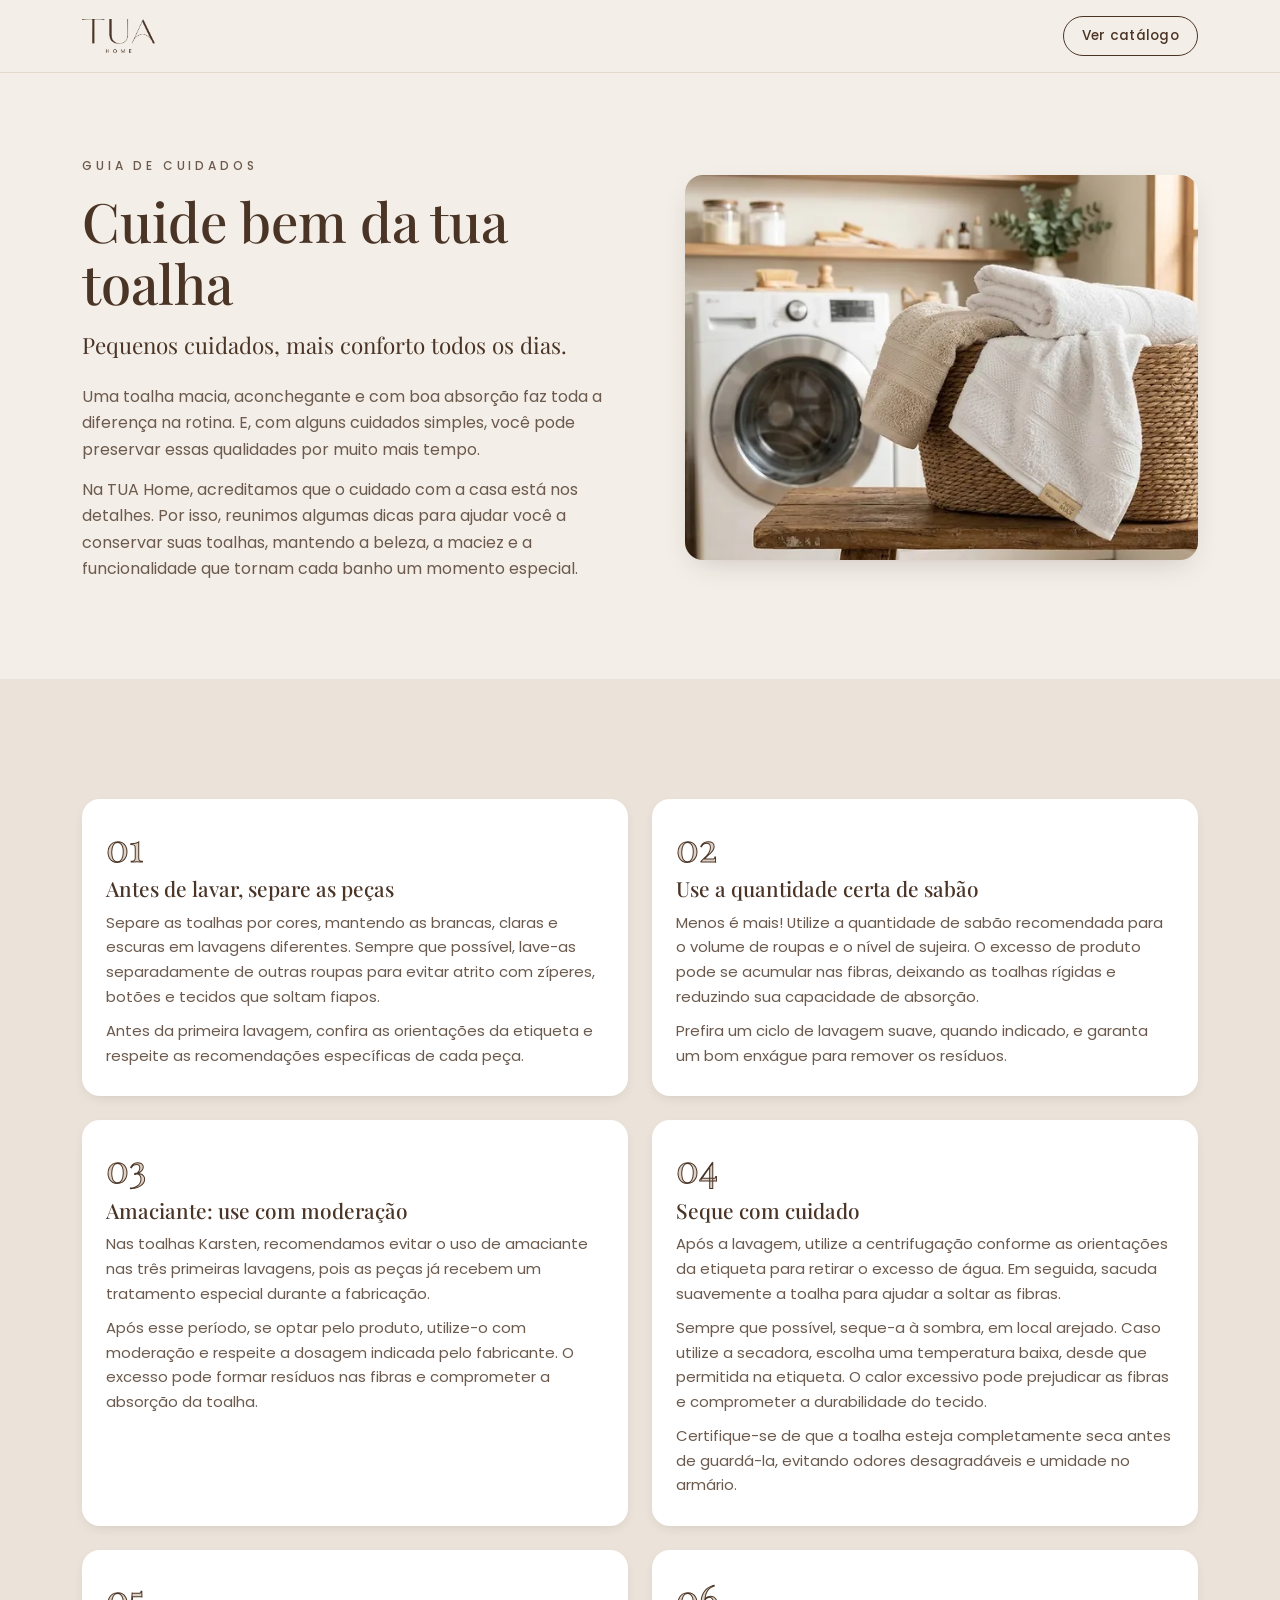
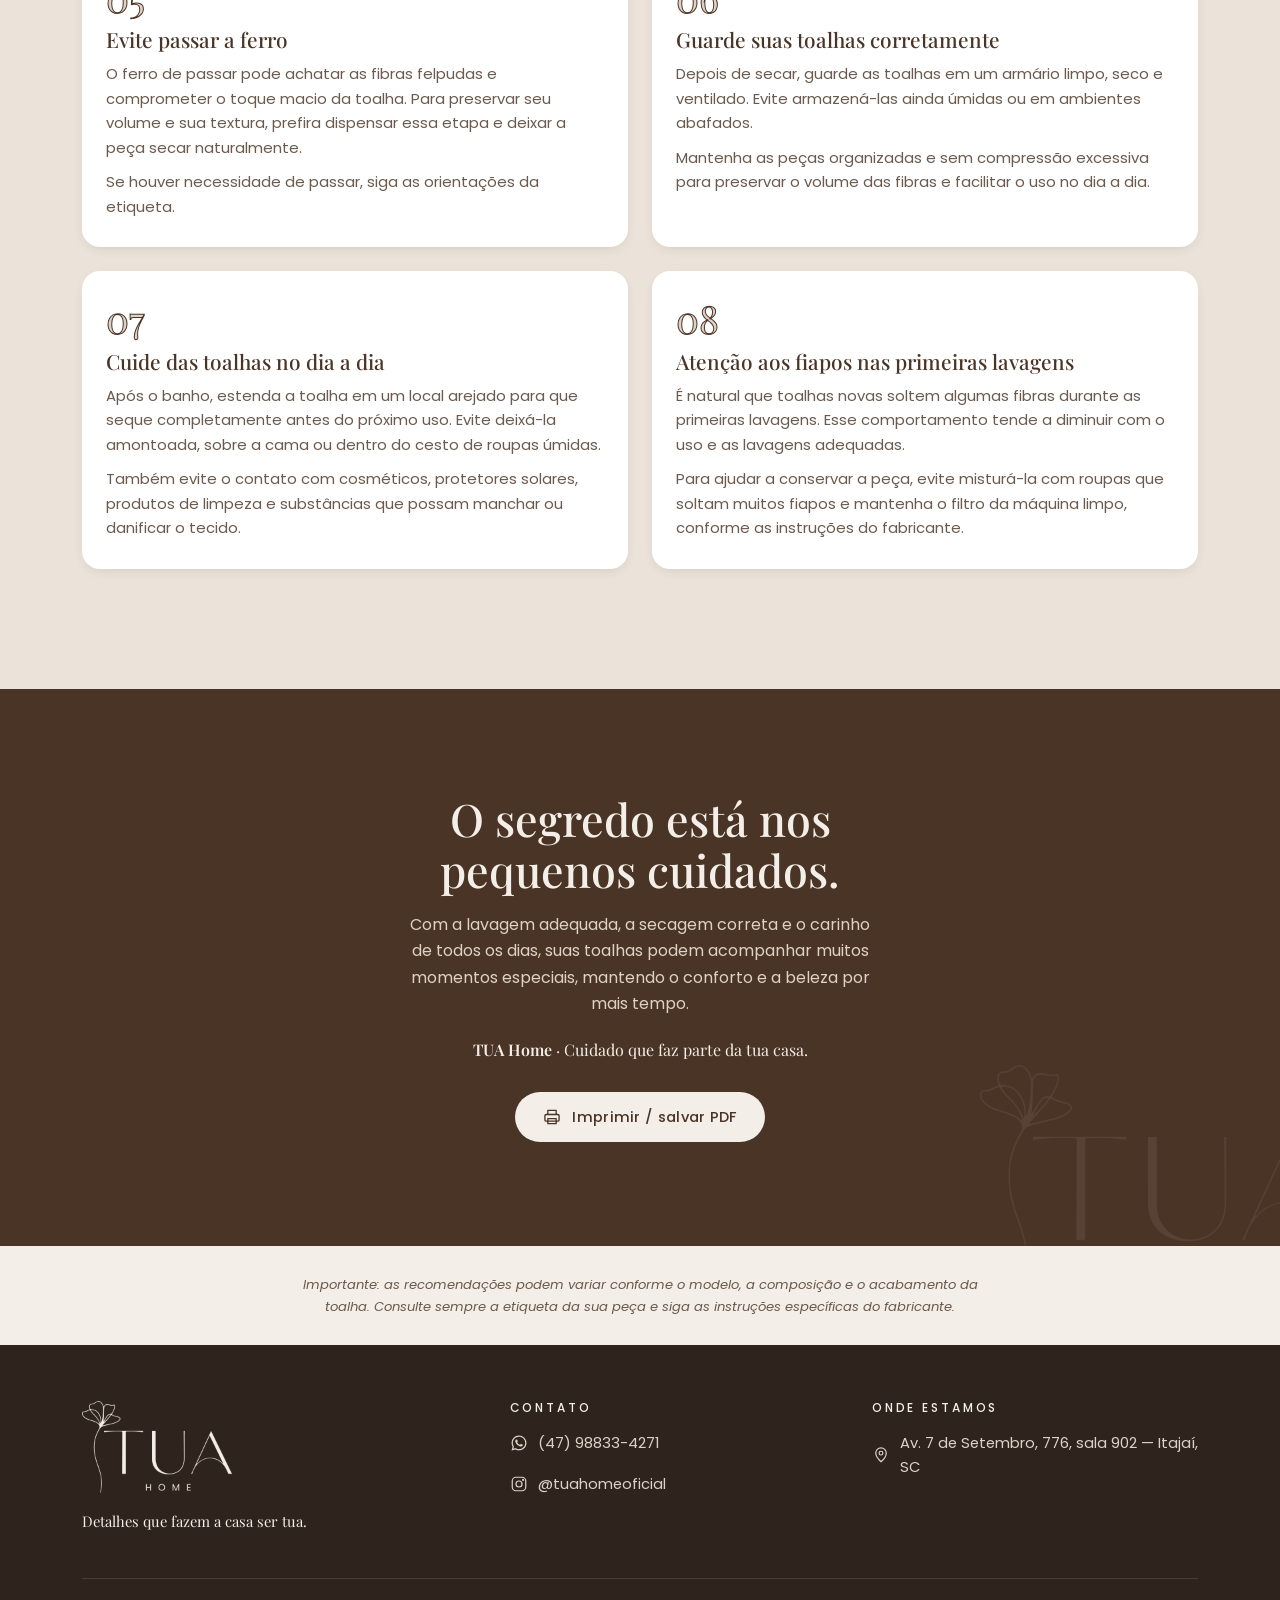
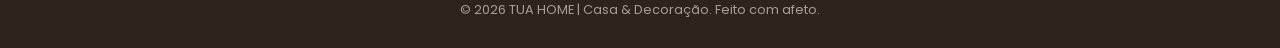
<file: cuidados.html>
<!doctype html>
<html lang="pt-BR">

<head>
  <meta charset="utf-8">
  <meta name="viewport" content="width=device-width, initial-scale=1">
  <title>Cuidados com a toalha | TUA HOME</title>
  <meta name="description"
    content="Dicas da TUA HOME para lavar, secar e guardar suas toalhas, preservando a maciez, a absorção e a beleza por muito mais tempo.">
  <meta name="theme-color" content="#4A3426">

  <meta property="og:type" content="article">
  <meta property="og:locale" content="pt_BR">
  <meta property="og:title" content="Cuide bem da tua toalha | TUA HOME">
  <meta property="og:description" content="Pequenos cuidados, mais conforto todos os dias.">
  <meta property="og:image" content="assets/img/og-cuidados.jpg">
  <meta property="og:image:width" content="1200">
  <meta property="og:image:height" content="630">
  <meta name="twitter:card" content="summary_large_image">

  <link rel="icon" type="image/png" sizes="32x32" href="assets/img/favicon-32.png">
  <link rel="icon" type="image/png" sizes="64x64" href="assets/img/favicon.png">
  <link rel="apple-touch-icon" href="assets/img/apple-touch-icon.png">

  <link rel="preconnect" href="https://fonts.googleapis.com">
  <link rel="preconnect" href="https://fonts.gstatic.com" crossorigin>
  <link
    href="https://fonts.googleapis.com/css2?family=Playfair+Display:wght@400;500;600&family=Poppins:wght@300;400;500;600&display=swap"
    rel="stylesheet">

  <!-- Ao publicar mudanças no CSS, troque o ?v= (igual ao do index.html) -->
  <link rel="stylesheet" href="css/styles.css?v=2026-10-23">
</head>

<body class="pagina-cuidados">
  <!-- Ícones -->
  <svg xmlns="http://www.w3.org/2000/svg" style="display:none" aria-hidden="true">
    <symbol id="i-whatsapp" viewBox="0 0 24 24">
      <path fill="currentColor"
        d="M19.05 4.91A9.82 9.82 0 0 0 12.04 2C6.58 2 2.13 6.45 2.13 11.91c0 1.75.46 3.45 1.32 4.95L2.05 22l5.25-1.38a9.9 9.9 0 0 0 4.74 1.21c5.46 0 9.91-4.45 9.91-9.91 0-2.65-1.03-5.14-2.9-7.01Zm-7.01 15.24a8.2 8.2 0 0 1-4.19-1.15l-.3-.18-3.12.82.83-3.04-.2-.31a8.23 8.23 0 0 1-1.26-4.38c0-4.54 3.7-8.24 8.24-8.24 2.2 0 4.27.86 5.82 2.42a8.18 8.18 0 0 1 2.41 5.83c0 4.54-3.69 8.23-8.23 8.23Zm4.52-6.16c-.25-.12-1.47-.72-1.69-.81-.23-.08-.39-.12-.56.13-.17.25-.64.81-.78.97-.14.17-.29.19-.54.06-.25-.12-1.05-.39-1.99-1.23-.74-.66-1.23-1.47-1.38-1.72-.14-.25-.01-.38.11-.51.11-.11.25-.29.37-.43.12-.14.17-.25.25-.41.08-.17.04-.31-.02-.43-.06-.12-.56-1.34-.76-1.84-.2-.48-.41-.42-.56-.43h-.48c-.17 0-.43.06-.66.31-.22.25-.86.85-.86 2.07 0 1.22.89 2.4 1.01 2.56.12.17 1.75 2.67 4.23 3.74.59.26 1.05.41 1.41.52.59.19 1.13.16 1.56.1.48-.07 1.47-.6 1.67-1.18.21-.58.21-1.07.14-1.18-.06-.11-.22-.17-.47-.29Z" />
    </symbol>
    <symbol id="i-instagram" viewBox="0 0 24 24">
      <g fill="none" stroke="currentColor" stroke-width="1.6">
        <rect x="3" y="3" width="18" height="18" rx="5" />
        <circle cx="12" cy="12" r="4" />
        <circle cx="17.5" cy="6.5" r=".6" fill="currentColor" />
      </g>
    </symbol>
    <symbol id="i-pin" viewBox="0 0 24 24">
      <g fill="none" stroke="currentColor" stroke-width="1.6">
        <path d="M12 21s-7-6.2-7-11.5A7 7 0 0 1 19 9.5C19 14.8 12 21 12 21Z" />
        <circle cx="12" cy="9.5" r="2.5" />
      </g>
    </symbol>
    <symbol id="i-print" viewBox="0 0 24 24">
      <g fill="none" stroke="currentColor" stroke-width="1.6" stroke-linejoin="round">
        <path d="M7 9V4h10v5" />
        <rect x="3.5" y="9" width="17" height="8" rx="1.5" />
        <path d="M7 14h10v6H7z" />
      </g>
    </symbol>
  </svg>

  <a class="skip-link" href="#conteudo">Pular para o conteúdo</a>

  <!-- Cabeçalho simples (sem menu de vendas) -->
  <header class="header is-scrolled cuidados-header">
    <div class="container header__inner">
      <a class="header__logo" href="index.html" aria-label="TUA HOME - página inicial">
        <img src="assets/img/logotipo/logo-marrom-sem-flor.webp" alt="TUA HOME" width="900" height="420">
      </a>
      <a class="btn btn--ghost btn--sm" href="index.html#catalogo">Ver catálogo</a>
    </div>
  </header>

  <main id="conteudo">
    <!-- Abertura -->
    <section class="cuidados-hero">
      <div class="container cuidados-hero__grid">
        <div class="cuidados-hero__texto">
          <span class="eyebrow">Guia de cuidados</span>
          <h1 class="cuidados-hero__titulo">Cuide bem da tua toalha</h1>
          <p class="cuidados-hero__subtitulo">Pequenos cuidados, mais conforto todos os dias.</p>
          <p>Uma toalha macia, aconchegante e com boa absorção faz toda a diferença na rotina. E, com alguns cuidados
            simples, você pode preservar essas qualidades por muito mais tempo.</p>
          <p>Na TUA Home, acreditamos que o cuidado com a casa está nos detalhes. Por isso, reunimos algumas dicas para
            ajudar você a conservar suas toalhas, mantendo a beleza, a maciez e a funcionalidade que tornam cada banho um
            momento especial.</p>
        </div>
        <div class="cuidados-hero__media">
          <img src="assets/img/dicas/toalhas-lavanderia-sm.webp"
            srcset="assets/img/dicas/toalhas-lavanderia-sm.webp 640w, assets/img/dicas/toalhas-lavanderia.webp 1024w"
            sizes="(min-width: 860px) 560px, 100vw"
            alt="Toalhas brancas e bege dobradas em um cesto de palha, ao lado da máquina de lavar" width="1024"
            height="715">
        </div>
      </div>
    </section>

    <!-- Dicas -->
    <section class="section section--areia cuidados-dicas" aria-labelledby="dicas-titulo">
      <div class="container">
        <h2 class="sr-only" id="dicas-titulo">Dicas de cuidados</h2>
        <ol class="dicas">
          <li class="dica">
            <h3>Antes de lavar, separe as peças</h3>
            <p>Separe as toalhas por cores, mantendo as brancas, claras e escuras em lavagens diferentes. Sempre que
              possível, lave-as separadamente de outras roupas para evitar atrito com zíperes, botões e tecidos que
              soltam fiapos.</p>
            <p>Antes da primeira lavagem, confira as orientações da etiqueta e respeite as recomendações específicas de
              cada peça.</p>
          </li>
          <li class="dica">
            <h3>Use a quantidade certa de sabão</h3>
            <p>Menos é mais! Utilize a quantidade de sabão recomendada para o volume de roupas e o nível de sujeira. O
              excesso de produto pode se acumular nas fibras, deixando as toalhas rígidas e reduzindo sua capacidade de
              absorção.</p>
            <p>Prefira um ciclo de lavagem suave, quando indicado, e garanta um bom enxágue para remover os resíduos.</p>
          </li>
          <li class="dica">
            <h3>Amaciante: use com moderação</h3>
            <p>Nas toalhas Karsten, recomendamos evitar o uso de amaciante nas três primeiras lavagens, pois as peças já
              recebem um tratamento especial durante a fabricação.</p>
            <p>Após esse período, se optar pelo produto, utilize-o com moderação e respeite a dosagem indicada pelo
              fabricante. O excesso pode formar resíduos nas fibras e comprometer a absorção da toalha.</p>
          </li>
          <li class="dica">
            <h3>Seque com cuidado</h3>
            <p>Após a lavagem, utilize a centrifugação conforme as orientações da etiqueta para retirar o excesso de água.
              Em seguida, sacuda suavemente a toalha para ajudar a soltar as fibras.</p>
            <p>Sempre que possível, seque-a à sombra, em local arejado. Caso utilize a secadora, escolha uma temperatura
              baixa, desde que permitida na etiqueta. O calor excessivo pode prejudicar as fibras e comprometer a
              durabilidade do tecido.</p>
            <p>Certifique-se de que a toalha esteja completamente seca antes de guardá-la, evitando odores desagradáveis e
              umidade no armário.</p>
          </li>
          <li class="dica">
            <h3>Evite passar a ferro</h3>
            <p>O ferro de passar pode achatar as fibras felpudas e comprometer o toque macio da toalha. Para preservar seu
              volume e sua textura, prefira dispensar essa etapa e deixar a peça secar naturalmente.</p>
            <p>Se houver necessidade de passar, siga as orientações da etiqueta.</p>
          </li>
          <li class="dica">
            <h3>Guarde suas toalhas corretamente</h3>
            <p>Depois de secar, guarde as toalhas em um armário limpo, seco e ventilado. Evite armazená-las ainda úmidas
              ou em ambientes abafados.</p>
            <p>Mantenha as peças organizadas e sem compressão excessiva para preservar o volume das fibras e facilitar o
              uso no dia a dia.</p>
          </li>
          <li class="dica">
            <h3>Cuide das toalhas no dia a dia</h3>
            <p>Após o banho, estenda a toalha em um local arejado para que seque completamente antes do próximo uso. Evite
              deixá-la amontoada, sobre a cama ou dentro do cesto de roupas úmidas.</p>
            <p>Também evite o contato com cosméticos, protetores solares, produtos de limpeza e substâncias que possam
              manchar ou danificar o tecido.</p>
          </li>
          <li class="dica">
            <h3>Atenção aos fiapos nas primeiras lavagens</h3>
            <p>É natural que toalhas novas soltem algumas fibras durante as primeiras lavagens. Esse comportamento tende a
              diminuir com o uso e as lavagens adequadas.</p>
            <p>Para ajudar a conservar a peça, evite misturá-la com roupas que soltam muitos fiapos e mantenha o filtro da
              máquina limpo, conforme as instruções do fabricante.</p>
          </li>
        </ol>
      </div>
    </section>

    <!-- Fechamento -->
    <section class="cta cuidados-fechamento">
      <img class="cta__flor" src="assets/img/logotipo/logo-claro.webp" alt="" width="900" height="552" loading="lazy">
      <div class="container">
        <h2>O segredo está nos pequenos cuidados.</h2>
        <p>Com a lavagem adequada, a secagem correta e o carinho de todos os dias, suas toalhas podem acompanhar muitos
          momentos especiais, mantendo o conforto e a beleza por mais tempo.</p>
        <p class="cuidados-assinatura"><strong>TUA Home</strong> · Cuidado que faz parte da tua casa.</p>
        <button class="btn btn--light" type="button" id="imprimir">
          <svg aria-hidden="true">
            <use href="#i-print" />
          </svg> Imprimir / salvar PDF
        </button>
      </div>
    </section>

    <!-- Nota -->
    <section class="cuidados-nota">
      <div class="container">
        <p><em>Importante: as recomendações podem variar conforme o modelo, a composição e o acabamento da toalha.
            Consulte sempre a etiqueta da sua peça e siga as instruções específicas do fabricante.</em></p>
      </div>
    </section>

    <!-- Só aparece na impressão -->
    <div class="cuidados-qr">
      <img src="assets/img/qrcode-cuidados.svg" alt="QR Code para o guia de cuidados" width="90" height="90">
      <p>Acesse este guia a qualquer momento:<br><strong>tuahome.com.br/cuidados.html</strong></p>
      <img class="cuidados-qr__logo" src="assets/img/logotipo/logo-marrom-sem-flor.webp" alt="TUA HOME" width="900"
        height="420">
    </div>
  </main>

  <!-- Rodapé -->
  <footer class="footer" id="contato">
    <div class="container">
      <div class="footer__grid">
        <div>
          <img class="footer__logo" src="assets/img/logotipo/logo-claro.webp" alt="TUA HOME" width="900" height="552"
            loading="lazy">
          <p class="footer__tagline">Detalhes que fazem a casa ser tua.</p>
        </div>
        <div>
          <h3>Contato</h3>
          <ul class="footer__list">
            <li><a href="https://wa.me/5547988334271?text=Ol%C3%A1!%20Vim%20pelo%20guia%20de%20cuidados%20da%20TUA%20HOME."
                target="_blank" rel="noopener"><svg aria-hidden="true">
                  <use href="#i-whatsapp" />
                </svg> (47) 98833-4271</a></li>
            <li><a href="https://www.instagram.com/tuahomeoficial/" target="_blank" rel="noopener"><svg
                  aria-hidden="true">
                  <use href="#i-instagram" />
                </svg> @tuahomeoficial</a></li>
          </ul>
        </div>
        <div>
          <h3>Onde estamos</h3>
          <ul class="footer__list">
            <li><a href="https://www.google.com/maps/search/?api=1&amp;query=Av.+7+de+Setembro,+776,+Itaja%C3%AD,+SC"
                target="_blank" rel="noopener"><svg aria-hidden="true">
                  <use href="#i-pin" />
                </svg> Av. 7 de Setembro, 776, sala 902 — Itajaí, SC</a></li>
          </ul>
        </div>
      </div>
      <p class="footer__bottom">© <span id="ano">2026</span> TUA HOME | Casa &amp; Decoração. Feito com afeto.</p>
    </div>
  </footer>

  <script>
    document.getElementById("ano").textContent = new Date().getFullYear();
    document.getElementById("imprimir").addEventListener("click", function () {
      window.print();
    });
  </script>
</body>

</html>
</file>
<file: css/styles.css>
/* ==========================================================================
   TUA HOME — estilos
   ========================================================================== */

:root {
  /* Paleta oficial */
  --marrom: #4a3426;
  --off-white: #f3eee7;
  --areia: #ddd2c5;
  --cafe: #2e241d;

  /* Derivadas */
  --branco: #ffffff;
  --texto: var(--cafe);
  --texto-suave: #6b5a4d;
  --linha: #e2d8cc;
  --areia-clara: #ebe3d9;

  --serif: "Playfair Display", Georgia, "Times New Roman", serif;
  --sans: "Poppins", system-ui, -apple-system, "Segoe UI", Roboto, sans-serif;

  --raio: 18px;
  --raio-sm: 10px;
  --sombra: 0 10px 30px -12px rgba(46, 36, 29, 0.25);
  --sombra-sm: 0 4px 14px -6px rgba(46, 36, 29, 0.2);

  --container: 1180px;
  --gutter: clamp(16px, 4vw, 32px);
  --header-h: 72px;
}

/* ---------- Base ---------- */
*,
*::before,
*::after {
  box-sizing: border-box;
}

html {
  scroll-behavior: smooth;
  scroll-padding-top: var(--header-h);
  -webkit-text-size-adjust: 100%;
}

body {
  margin: 0;
  font-family: var(--sans);
  font-size: 16px;
  line-height: 1.65;
  color: var(--texto);
  background: var(--off-white);
  -webkit-font-smoothing: antialiased;
  overflow-x: hidden;
}

img {
  display: block;
  max-width: 100%;
  height: auto;
}

a {
  color: inherit;
}

button {
  font: inherit;
  color: inherit;
}

h1,
h2,
h3 {
  font-family: var(--serif);
  font-weight: 500;
  line-height: 1.15;
  margin: 0;
  color: var(--marrom);
}

p {
  margin: 0;
}

:focus-visible {
  outline: 2px solid var(--marrom);
  outline-offset: 3px;
  border-radius: 4px;
}

[hidden] {
  display: none !important;
}

.sr-only {
  position: absolute;
  width: 1px;
  height: 1px;
  padding: 0;
  margin: -1px;
  overflow: hidden;
  clip: rect(0, 0, 0, 0);
  white-space: nowrap;
  border: 0;
}

.skip-link {
  position: absolute;
  left: 16px;
  top: -60px;
  z-index: 100;
  background: var(--marrom);
  color: var(--off-white);
  padding: 10px 16px;
  border-radius: var(--raio-sm);
  text-decoration: none;
}
.skip-link:focus {
  top: 12px;
}

.container {
  width: 100%;
  max-width: var(--container);
  margin-inline: auto;
  padding-inline: var(--gutter);
}

.section {
  padding-block: clamp(64px, 10vw, 120px);
}

.section--areia {
  background: var(--areia-clara);
}

.section__head {
  max-width: 640px;
  margin: 0 auto clamp(36px, 6vw, 56px);
  text-align: center;
}

.eyebrow {
  display: inline-block;
  font-size: 0.75rem;
  font-weight: 500;
  letter-spacing: 0.32em;
  text-transform: uppercase;
  color: var(--texto-suave);
  margin-bottom: 14px;
}

.section__title {
  font-size: clamp(2rem, 5vw, 3rem);
}

.section__lead {
  margin-top: 16px;
  color: var(--texto-suave);
  font-size: 1.02rem;
}

/* ---------- Botões ---------- */
.btn {
  display: inline-flex;
  align-items: center;
  justify-content: center;
  gap: 10px;
  min-height: 48px;
  padding: 12px 26px;
  border-radius: 999px;
  border: 1px solid transparent;
  font-size: 0.92rem;
  font-weight: 500;
  letter-spacing: 0.02em;
  text-decoration: none;
  white-space: nowrap;
  cursor: pointer;
  transition: background-color 0.25s, color 0.25s, border-color 0.25s, transform 0.25s, box-shadow 0.25s;
}

.btn svg {
  width: 20px;
  height: 20px;
  flex: none;
}

.btn--primary {
  background: var(--marrom);
  color: var(--off-white);
}
.btn--primary:hover {
  background: var(--cafe);
  transform: translateY(-1px);
  box-shadow: var(--sombra-sm);
}

.btn--ghost {
  border-color: var(--marrom);
  color: var(--marrom);
  background: transparent;
}
.btn--ghost:hover {
  background: var(--marrom);
  color: var(--off-white);
}

.btn--light {
  background: var(--off-white);
  color: var(--marrom);
}
.btn--light:hover {
  background: var(--branco);
  transform: translateY(-1px);
}

.btn--block {
  width: 100%;
}

.btn--sm {
  min-height: 40px;
  padding: 8px 18px;
  font-size: 0.85rem;
}

/* ---------- Cabeçalho ---------- */
.header {
  position: fixed;
  inset: 0 0 auto 0;
  z-index: 50;
  height: var(--header-h);
  transition: background-color 0.3s, box-shadow 0.3s;
}

.header.is-scrolled,
.header.is-open {
  background: rgba(243, 238, 231, 0.94);
  backdrop-filter: blur(10px);
  -webkit-backdrop-filter: blur(10px);
  box-shadow: 0 1px 0 var(--linha);
}

.header__inner {
  height: 100%;
  display: flex;
  align-items: center;
  justify-content: space-between;
  gap: 24px;
}

.header__logo img {
  height: 34px;
  width: auto;
}

.nav__list {
  display: flex;
  align-items: center;
  gap: 28px;
  list-style: none;
  margin: 0;
  padding: 0;
}

.nav__link {
  position: relative;
  font-size: 0.88rem;
  text-decoration: none;
  color: var(--marrom);
  padding-block: 6px;
}

.nav__link::after {
  content: "";
  position: absolute;
  left: 0;
  right: 0;
  bottom: 0;
  height: 1px;
  background: currentColor;
  transform: scaleX(0);
  transform-origin: left;
  transition: transform 0.3s;
}

.nav__link:hover::after,
.nav__link.is-active::after {
  transform: scaleX(1);
}

.menu-toggle {
  display: none;
  width: 44px;
  height: 44px;
  border: 0;
  background: transparent;
  cursor: pointer;
  padding: 10px;
  margin-right: -10px;
}

.menu-toggle span {
  display: block;
  height: 1.5px;
  background: var(--marrom);
  margin: 6px 0;
  transition: transform 0.3s, opacity 0.3s;
}

.header.is-open .menu-toggle span:nth-child(1) {
  transform: translateY(7.5px) rotate(45deg);
}
.header.is-open .menu-toggle span:nth-child(2) {
  opacity: 0;
}
.header.is-open .menu-toggle span:nth-child(3) {
  transform: translateY(-7.5px) rotate(-45deg);
}

@media (max-width: 960px) {
  .menu-toggle {
    display: block;
  }

  .nav {
    position: fixed;
    top: var(--header-h);
    left: 0;
    right: 0;
    height: calc(100dvh - var(--header-h));
    background: var(--off-white);
    padding: 24px var(--gutter) 40px;
    transform: translateY(-8px);
    opacity: 0;
    visibility: hidden;
    transition: opacity 0.3s, transform 0.3s, visibility 0.3s;
    overflow-y: auto;
  }

  .header.is-open .nav {
    opacity: 1;
    transform: none;
    visibility: visible;
  }

  .nav__list {
    flex-direction: column;
    align-items: stretch;
    gap: 0;
  }

  .nav__link {
    display: block;
    font-family: var(--serif);
    font-size: 1.6rem;
    padding: 14px 0;
    border-bottom: 1px solid var(--linha);
  }

  .nav__link::after {
    display: none;
  }
}

/* ---------- Hero ---------- */
.hero {
  position: relative;
  min-height: 100svh;
  display: grid;
  place-items: center;
  text-align: center;
  padding: calc(var(--header-h) + 32px) 0 72px;
  background: var(--areia) url("../assets/img/background/fundo-catalogo.webp") center / cover no-repeat;
  overflow: hidden;
}

.hero::after {
  content: "";
  position: absolute;
  inset: auto 0 0 0;
  height: 120px;
  background: linear-gradient(to bottom, transparent, var(--off-white));
  pointer-events: none;
}

.hero__content {
  position: relative;
  z-index: 1;
  display: flex;
  flex-direction: column;
  align-items: center;
}

.hero__logo {
  width: min(420px, 80vw);
  height: auto;
  margin-bottom: clamp(40px, 7vw, 64px);
}

.hero__kicker {
  font-size: 0.78rem;
  letter-spacing: 0.36em;
  text-transform: uppercase;
  color: var(--marrom);
  margin-bottom: 20px;
}

.hero__title {
  font-size: clamp(1.7rem, 4.5vw, 2.7rem);
  max-width: 18ch;
}

.hero__subtitle {
  margin-top: 26px;
  font-size: clamp(1rem, 2.4vw, 1.15rem);
  color: var(--cafe);
  max-width: 42ch;
}

.hero__actions {
  display: flex;
  flex-wrap: wrap;
  justify-content: center;
  gap: 12px;
  margin-top: 32px;
}

.hero__scroll {
  position: absolute;
  z-index: 1;
  bottom: 28px;
  left: 50%;
  transform: translateX(-50%);
  width: 26px;
  height: 42px;
  border: 1.5px solid var(--marrom);
  border-radius: 999px;
  opacity: 0.6;
}

.hero__scroll::before {
  content: "";
  position: absolute;
  top: 8px;
  left: 50%;
  width: 3px;
  height: 8px;
  margin-left: -1.5px;
  border-radius: 2px;
  background: var(--marrom);
  animation: scroll-dot 1.8s infinite;
}

@keyframes scroll-dot {
  0% { transform: translateY(0); opacity: 1; }
  70% { transform: translateY(12px); opacity: 0; }
  100% { opacity: 0; }
}

/* ---------- Conceito ---------- */
.conceito {
  display: grid;
  gap: clamp(36px, 6vw, 72px);
  align-items: center;
}

@media (min-width: 860px) {
  .conceito {
    grid-template-columns: 1fr 1fr;
  }
}

.conceito__media {
  position: relative;
}

.conceito__media img {
  width: 100%;
  aspect-ratio: 4 / 5;
  object-fit: cover;
  border-radius: 200px 200px var(--raio) var(--raio);
  box-shadow: var(--sombra);
}

.conceito__badge {
  position: absolute;
  right: -8px;
  bottom: 28px;
  background: var(--off-white);
  border-radius: var(--raio);
  padding: 16px 20px;
  box-shadow: var(--sombra);
  font-family: var(--serif);
  color: var(--marrom);
  font-size: 1.05rem;
  line-height: 1.3;
  max-width: 220px;
}

@media (min-width: 860px) {
  .conceito__badge {
    right: -28px;
  }
}

.conceito__text .section__title {
  margin-bottom: 20px;
}

.conceito__text p + p {
  margin-top: 14px;
}

.conceito__text > p {
  color: var(--texto-suave);
}

.pilares {
  display: grid;
  gap: 20px;
  margin: 32px 0 0;
  padding: 0;
  list-style: none;
}

.pilar {
  display: flex;
  gap: 16px;
  align-items: center;
}

.pilar__icon {
  flex: none;
  display: grid;
  place-items: center;
  width: 48px;
  height: 48px;
  border-radius: 50%;
  background: var(--areia);
  color: var(--marrom);
}

.pilar__icon svg {
  width: 22px;
  height: 22px;
}

.pilar h3 {
  font-family: var(--sans);
  font-size: 0.98rem;
  font-weight: 600;
  color: var(--cafe);
}

.pilar h3 + p {
  margin-top: 2px;
}

.pilar p {
  font-size: 0.92rem;
  color: var(--texto-suave);
}

/* ---------- Linhas ---------- */
.linhas {
  display: grid;
  gap: 20px;
}

@media (min-width: 760px) {
  .linhas {
    grid-template-columns: repeat(3, 1fr);
  }
}

.linha {
  display: flex;
  flex-direction: column;
  background: var(--branco);
  border-radius: var(--raio);
  overflow: hidden;
  box-shadow: var(--sombra-sm);
  transition: transform 0.35s, box-shadow 0.35s;
}

.linha:hover {
  transform: translateY(-4px);
  box-shadow: var(--sombra);
}

.linha__media {
  background: var(--branco);
  aspect-ratio: 16 / 10;
  overflow: hidden;
}

@media (min-width: 760px) {
  .linha__media {
    aspect-ratio: 4 / 3;
  }
}

.linha__media img {
  width: 100%;
  height: 100%;
  object-fit: cover;
  transform: scale(1.12);
}

.linha__body {
  flex: 1;
  display: flex;
  flex-direction: column;
  padding: 24px 24px 28px;
  border-top: 1px solid var(--linha);
}

.linha__name {
  font-size: 1.9rem;
}

.linha__tagline {
  font-family: var(--serif);
  color: var(--texto-suave);
  margin-top: 2px;
}

.linha__spec {
  display: flex;
  align-items: baseline;
  gap: 10px;
  margin: 20px 0 16px;
  padding: 14px 0;
  border-block: 1px solid var(--linha);
}

.linha__gramatura {
  font-family: var(--serif);
  font-size: 2rem;
  color: var(--marrom);
  line-height: 1;
}

.linha__material {
  font-size: 0.85rem;
  color: var(--texto-suave);
}

.linha__attrs {
  list-style: none;
  margin: 0 0 20px;
  padding: 0;
  display: grid;
  gap: 6px;
  font-size: 0.93rem;
}

.linha__attrs li {
  display: flex;
  gap: 10px;
  align-items: center;
}

.linha__attrs li::before {
  content: "";
  width: 6px;
  height: 6px;
  border-radius: 50%;
  background: var(--marrom);
  flex: none;
}

.linha__cores {
  display: flex;
  align-items: center;
  gap: 10px;
  margin-bottom: 22px;
  font-size: 0.85rem;
  color: var(--texto-suave);
}

.linha__cores .dot {
  width: 18px;
  height: 18px;
}

.linha__body .btn {
  margin-top: auto;
}

.dot {
  display: inline-block;
  width: 22px;
  height: 22px;
  border-radius: 50%;
  border: 1px solid rgba(46, 36, 29, 0.18);
  flex: none;
}

/* ---------- Catálogo ---------- */
.filtros {
  display: flex;
  gap: 8px;
  overflow-x: auto;
  padding: 4px 2px 12px;
  margin: 0 calc(var(--gutter) * -1) 24px;
  padding-inline: var(--gutter);
  scrollbar-width: none;
}

.filtros::-webkit-scrollbar {
  display: none;
}

@media (min-width: 760px) {
  .filtros {
    justify-content: center;
    flex-wrap: wrap;
    margin-inline: 0;
    padding-inline: 0;
  }
}

.chip {
  flex: none;
  min-height: 42px;
  padding: 8px 20px;
  border-radius: 999px;
  border: 1px solid var(--linha);
  background: var(--branco);
  color: var(--marrom);
  font-size: 0.88rem;
  cursor: pointer;
  transition: background-color 0.2s, color 0.2s, border-color 0.2s;
}

.chip:hover {
  border-color: var(--marrom);
}

.chip[aria-pressed="true"] {
  background: var(--marrom);
  border-color: var(--marrom);
  color: var(--off-white);
}

.produtos {
  display: grid;
  gap: 16px;
  grid-template-columns: repeat(auto-fill, minmax(min(100%, 250px), 1fr));
}

@media (max-width: 539px) {
  .produtos {
    grid-template-columns: 1fr 1fr;
    gap: 12px;
  }
}

.produto {
  display: flex;
  flex-direction: column;
  background: var(--branco);
  border-radius: var(--raio);
  overflow: hidden;
  box-shadow: var(--sombra-sm);
}

.produto[hidden] {
  display: none;
}

.produto__media {
  position: relative;
  display: block;
  width: 100%;
  aspect-ratio: 1;
  padding: 0;
  border: 0;
  background: var(--branco);
  cursor: zoom-in;
  overflow: hidden;
}

.produto__media img {
  width: 100%;
  height: 100%;
  object-fit: cover;
  transition: transform 0.5s, opacity 0.25s;
}

.produto__media:hover img {
  transform: scale(1.04);
}

.produto__media img.is-loading {
  opacity: 0.2;
}

.produto__tag {
  position: absolute;
  top: 12px;
  left: 12px;
  padding: 4px 10px;
  border-radius: 999px;
  background: var(--off-white);
  color: var(--marrom);
  font-size: 0.68rem;
  font-weight: 500;
  letter-spacing: 0.12em;
  text-transform: uppercase;
}

.produto__body {
  flex: 1;
  display: flex;
  flex-direction: column;
  gap: 12px;
  padding: 16px 18px 18px;
  border-top: 1px solid var(--linha);
}

.produto__name {
  font-size: 1.22rem;
}

.produto__desc {
  margin-top: 2px;
  font-size: 0.85rem;
  color: var(--texto-suave);
}

.seletor {
  border: 0;
  margin: 0;
  padding: 0;
  min-width: 0;
}

.seletor legend {
  padding: 0;
  margin-bottom: 6px;
  font-size: 0.72rem;
  letter-spacing: 0.12em;
  text-transform: uppercase;
  color: var(--texto-suave);
}

.seletor legend b {
  font-weight: 500;
  color: var(--cafe);
  letter-spacing: 0;
  text-transform: none;
  font-size: 0.85rem;
  margin-left: 4px;
}

.seletor__opts {
  display: flex;
  flex-wrap: wrap;
  gap: 6px;
}

.swatch {
  width: 32px;
  height: 32px;
  padding: 3px;
  border-radius: 50%;
  border: 1px solid transparent;
  background: transparent;
  cursor: pointer;
}

.swatch .dot {
  width: 100%;
  height: 100%;
  display: block;
}

.swatch[aria-checked="true"] {
  border-color: var(--marrom);
}

.opcao {
  min-height: 34px;
  padding: 4px 14px;
  border-radius: 999px;
  border: 1px solid var(--linha);
  background: transparent;
  font-size: 0.82rem;
  cursor: pointer;
  transition: background-color 0.2s, color 0.2s, border-color 0.2s;
}

.opcao:hover {
  border-color: var(--marrom);
}

.opcao[aria-checked="true"] {
  background: var(--marrom);
  border-color: var(--marrom);
  color: var(--off-white);
}

.produto__footer {
  margin-top: auto;
  display: grid;
  gap: 12px;
}

.preco {
  font-family: var(--serif);
  font-size: 1.4rem;
  color: var(--marrom);
  line-height: 1.2;
}

.preco small {
  font-family: var(--sans);
  font-size: 0.75rem;
  color: var(--texto-suave);
  margin-right: 4px;
}

.catalogo__aviso {
  margin-top: 28px;
  text-align: center;
  font-size: 0.85rem;
  color: var(--texto-suave);
}

@media (max-width: 539px) {
  .produto__body {
    padding: 12px 12px 14px;
    gap: 10px;
  }
  .produto__name {
    font-size: 1.05rem;
  }
  .preco {
    font-size: 1.15rem;
  }
  .hide-xs {
    display: none;
  }
  .opcao {
    padding: 4px 10px;
    font-size: 0.78rem;
  }
}

/* ---------- Personalize ---------- */
.bordados {
  display: grid;
  grid-template-columns: repeat(3, 1fr);
  gap: 16px;
}

@media (min-width: 760px) {
  .bordados {
    grid-template-columns: repeat(6, 1fr);
  }
}

.bordado {
  margin: 0;
  text-align: center;
}

.bordado__img {
  aspect-ratio: 1;
  border-radius: 50%;
  overflow: hidden;
  background: var(--branco);
  box-shadow: var(--sombra-sm);
  border: 4px solid var(--branco);
}

.bordado__img img {
  width: 100%;
  height: 100%;
  object-fit: cover;
  transform: scale(2.6);
  transform-origin: 52% 49%;
}

.bordado figcaption {
  display: flex;
  align-items: center;
  justify-content: center;
  gap: 8px;
  margin-top: 12px;
  font-size: 0.88rem;
}

.bordado figcaption .dot {
  width: 12px;
  height: 12px;
}

.galeria {
  display: grid;
  grid-auto-flow: column;
  grid-auto-columns: 68%;
  gap: 12px;
  overflow-x: auto;
  scroll-snap-type: x mandatory;
  margin: clamp(40px, 6vw, 64px) calc(var(--gutter) * -1) 0;
  padding: 0 var(--gutter) 8px;
  scrollbar-width: thin;
  scrollbar-color: var(--areia) transparent;
}

@media (min-width: 640px) {
  .galeria {
    grid-auto-columns: 40%;
  }
}

@media (min-width: 1000px) {
  /* 1 destaque 2x2 + 4 fotos + 2 fotos largas = grade 4x3 completa (7 fotos) */
  .galeria {
    grid-auto-flow: row dense;
    grid-template-columns: repeat(4, 1fr);
    grid-auto-columns: auto;
    grid-auto-rows: 250px;
    overflow: visible;
    margin-inline: 0;
    padding-inline: 0;
  }

  .galeria__item img {
    aspect-ratio: auto;
  }

  .galeria__item:first-child {
    grid-column: span 2;
    grid-row: span 2;
  }

  .galeria__item:nth-child(6),
  .galeria__item:nth-child(7) {
    grid-column: span 2;
  }

  .galeria__item:nth-child(6) img {
    object-position: center 30%;
  }
}

.galeria__item {
  scroll-snap-align: start;
  padding: 0;
  border: 0;
  border-radius: var(--raio);
  overflow: hidden;
  background: var(--areia);
  cursor: zoom-in;
}

.galeria__item img {
  width: 100%;
  height: 100%;
  aspect-ratio: 3 / 4;
  object-fit: cover;
  transition: transform 0.6s;
}

.galeria__item:hover img {
  transform: scale(1.04);
}

/* ---------- Embalagens ---------- */
.embalagens {
  display: grid;
  gap: 16px;
  grid-template-columns: repeat(auto-fill, minmax(min(100%, 240px), 1fr));
}

@media (max-width: 539px) {
  .embalagens {
    grid-template-columns: 1fr 1fr;
    gap: 12px;
  }
}

.embalagem {
  display: flex;
  flex-direction: column;
  background: var(--branco);
  border-radius: var(--raio);
  overflow: hidden;
  box-shadow: var(--sombra-sm);
}

.embalagem__media {
  position: relative;
  aspect-ratio: 3 / 4;
  padding: 0;
  border: 0;
  background: var(--areia);
  cursor: zoom-in;
  overflow: hidden;
}

.embalagem__media img {
  width: 100%;
  height: 100%;
  object-fit: cover;
  transition: transform 0.6s;
}

.embalagem__media:hover img {
  transform: scale(1.04);
}

.embalagem__count {
  position: absolute;
  right: 10px;
  bottom: 10px;
  padding: 2px 10px;
  border-radius: 999px;
  background: rgba(46, 36, 29, 0.6);
  color: var(--off-white);
  font-size: 0.72rem;
}

.embalagem__body {
  flex: 1;
  display: flex;
  flex-direction: column;
  padding: 16px 18px 20px;
}

/* preço logo abaixo da linha/seletor; botão sempre no rodapé do card */
.embalagem__acoes {
  flex: 1;
  display: flex;
  flex-direction: column;
  gap: 10px;
  padding-top: 12px;
}

.embalagem__acoes .btn {
  margin-top: auto;
}

.embalagem__name {
  font-size: 1.15rem;
}

.embalagem__desc {
  font-size: 0.85rem;
  color: var(--texto-suave);
  margin-top: 4px;
}

.embalagem__divisor {
  width: 100%;
  margin: 14px 0 0;
  border: 0;
  border-top: 1px solid var(--linha);
}

.embalagem__seletor {
  margin-top: 12px;
}

/* Quando no lugar do preço há um texto (ex.: "Consulte disponibilidade") */
.preco.preco--texto {
  font-family: var(--sans);
  font-size: 0.9rem;
  font-weight: 500;
  line-height: 1.4;
}

/* Linha "Tamanho único — Cortesia" */
.preco.preco--linha {
  display: flex;
  justify-content: space-between;
  gap: 8px;
  font-family: var(--sans);
  font-size: 0.9rem;
  line-height: 1.5;
  color: var(--texto);
}

.preco.preco--linha span:last-child {
  font-weight: 500;
  color: var(--marrom);
}

@media (max-width: 539px) {
  .embalagem .preco.preco--linha {
    font-size: 0.8rem;
  }
}

@media (max-width: 539px) {
  .embalagem__body {
    padding: 12px;
  }
  .embalagem__name {
    font-size: 1rem;
  }
  .embalagem__desc {
    display: none;
  }
  .embalagem .preco {
    font-size: 1.15rem;
  }
  .embalagem .preco.preco--texto {
    font-size: 0.8rem;
  }
}

/* ---------- Como pedir ---------- */
.passos {
  display: grid;
  gap: 16px;
  counter-reset: passo;
  list-style: none;
  margin: 0;
  padding: 0;
}

@media (min-width: 760px) {
  .passos {
    grid-template-columns: repeat(3, 1fr);
    gap: 24px;
  }
}

.passo {
  position: relative;
  padding: 28px 24px;
  border-radius: var(--raio);
  background: var(--off-white);
  border: 1px solid var(--linha);
}

.passo::before {
  counter-increment: passo;
  content: "0" counter(passo);
  display: block;
  font-family: var(--serif);
  font-size: 2.6rem;
  line-height: 1;
  color: var(--areia);
  -webkit-text-stroke: 1px var(--marrom);
  margin-bottom: 14px;
}

.passo h3 {
  font-size: 1.3rem;
  margin-bottom: 6px;
}

.passo p {
  font-size: 0.93rem;
  color: var(--texto-suave);
}

/* ---------- CTA final ---------- */
.cta {
  background: var(--marrom);
  color: var(--off-white);
  text-align: center;
  padding-block: clamp(64px, 10vw, 104px);
  position: relative;
  overflow: hidden;
}

.cta__flor {
  position: absolute;
  width: 360px;
  right: -60px;
  bottom: -40px;
  opacity: 0.08;
  pointer-events: none;
}

.cta h2 {
  color: var(--off-white);
  font-size: clamp(1.9rem, 5vw, 2.8rem);
  max-width: 20ch;
  margin-inline: auto;
}

.cta p {
  margin: 16px auto 32px;
  max-width: 48ch;
  color: var(--areia);
}

/* ---------- Rodapé ---------- */
.footer {
  background: var(--cafe);
  color: var(--areia);
  padding: 56px 0 28px;
  font-size: 0.92rem;
}

.footer__grid {
  display: grid;
  gap: 36px;
}

@media (min-width: 760px) {
  .footer__grid {
    grid-template-columns: 1.2fr 1fr 1fr;
  }
}

.footer__logo {
  width: 150px;
  margin-bottom: 16px;
}

.footer__tagline {
  font-family: var(--serif);
  color: var(--off-white);
}

.footer h3 {
  font-family: var(--sans);
  font-size: 0.75rem;
  font-weight: 500;
  letter-spacing: 0.24em;
  text-transform: uppercase;
  color: var(--off-white);
  margin-bottom: 16px;
}

.footer__list {
  list-style: none;
  margin: 0;
  padding: 0;
  display: grid;
  gap: 12px;
}

.footer__list a {
  display: inline-flex;
  align-items: center;
  gap: 10px;
  text-decoration: none;
  transition: color 0.2s;
}

.footer__list a:hover {
  color: var(--off-white);
}

.footer__list svg {
  width: 18px;
  height: 18px;
  flex: none;
}

.footer__bottom {
  margin-top: 44px;
  padding-top: 20px;
  border-top: 1px solid rgba(221, 210, 197, 0.15);
  font-size: 0.8rem;
  text-align: center;
  color: rgba(221, 210, 197, 0.7);
}

/* ---------- Botão "Minha lista" (cabeçalho) ---------- */
.lista-btn {
  position: relative;
  display: inline-flex;
  align-items: center;
  gap: 8px;
  min-height: 42px;
  padding: 8px 16px;
  border: 1px solid var(--marrom);
  border-radius: 999px;
  background: transparent;
  color: var(--marrom);
  font-size: 0.88rem;
  white-space: nowrap;
  cursor: pointer;
  transition: background-color 0.25s, color 0.25s;
}

.lista-btn:hover {
  background: var(--marrom);
  color: var(--off-white);
}

.lista-btn svg {
  width: 20px;
  height: 20px;
  flex: none;
}

.lista-btn__count {
  display: inline-grid;
  place-items: center;
  min-width: 20px;
  height: 20px;
  padding: 0 6px;
  border-radius: 999px;
  background: var(--marrom);
  color: var(--off-white);
  font-size: 0.72rem;
  font-weight: 600;
  line-height: 1;
}

.lista-btn:hover .lista-btn__count {
  background: var(--off-white);
  color: var(--marrom);
}

@media (min-width: 961px) {
  .nav {
    margin-left: auto;
  }
}

@media (max-width: 960px) {
  .lista-btn {
    margin-left: auto;
    width: 44px;
    height: 44px;
    min-height: 0;
    padding: 0;
    justify-content: center;
    border: 0;
  }

  .lista-btn:hover {
    background: transparent;
    color: var(--marrom);
  }

  .lista-btn svg {
    width: 24px;
    height: 24px;
  }

  .lista-btn__label {
    display: none;
  }

  .lista-btn__count {
    position: absolute;
    top: 2px;
    right: 0;
    min-width: 18px;
    height: 18px;
    padding: 0 5px;
    font-size: 0.66rem;
  }

  .lista-btn:hover .lista-btn__count {
    background: var(--marrom);
    color: var(--off-white);
  }

  .header__inner {
    gap: 8px;
  }
}

/* ---------- Painel "Minha lista" ---------- */
.lista {
  position: fixed;
  inset: 0;
  margin: 0 0 0 auto;
  width: min(440px, 100vw);
  max-width: 100vw;
  height: 100%;
  max-height: 100%;
  padding: 0;
  border: 0;
  background: var(--off-white);
  color: var(--texto);
  box-shadow: -12px 0 40px -12px rgba(46, 36, 29, 0.35);
}

.lista[open] {
  animation: lista-entrar 0.3s ease;
}

@keyframes lista-entrar {
  from {
    transform: translateX(100%);
  }
  to {
    transform: none;
  }
}

.lista::backdrop {
  background: rgba(46, 36, 29, 0.55);
  backdrop-filter: blur(2px);
}

.lista__inner {
  display: flex;
  flex-direction: column;
  height: 100%;
}

.lista__head {
  display: flex;
  align-items: center;
  justify-content: space-between;
  gap: 16px;
  padding: 18px 24px;
  border-bottom: 1px solid var(--linha);
}

.lista__head h2 {
  font-size: 1.6rem;
}

.lista__close {
  display: grid;
  place-items: center;
  width: 40px;
  height: 40px;
  margin-right: -8px;
  border: 0;
  border-radius: 50%;
  background: transparent;
  color: var(--marrom);
  cursor: pointer;
}

.lista__close:hover {
  background: var(--areia-clara);
}

.lista__close svg {
  width: 22px;
  height: 22px;
}

.lista__vazia {
  flex: 1;
  display: flex;
  flex-direction: column;
  align-items: center;
  justify-content: center;
  gap: 8px;
  padding: 32px 24px;
  text-align: center;
  color: var(--texto-suave);
  font-size: 0.92rem;
}

.lista__vazia svg {
  width: 48px;
  height: 48px;
  color: var(--areia);
  margin-bottom: 8px;
}

.lista__vazia-titulo {
  font-family: var(--serif);
  font-size: 1.35rem;
  color: var(--marrom);
}

.lista__vazia .btn {
  margin-top: 16px;
}

.lista__conteudo {
  flex: 1;
  overflow-y: auto;
  padding: 4px 24px 24px;
}

.lista__itens {
  list-style: none;
  margin: 0;
  padding: 0;
}

.item {
  display: grid;
  grid-template-columns: 64px 1fr;
  gap: 10px 14px;
  padding: 16px 0;
  border-bottom: 1px solid var(--linha);
}

.item__img {
  width: 64px;
  height: 64px;
  object-fit: cover;
  border-radius: var(--raio-sm);
  background: var(--branco);
}

.item__nome {
  font-family: var(--serif);
  font-size: 1.05rem;
  line-height: 1.3;
  color: var(--marrom);
}

.item__detalhe,
.item__unit {
  font-size: 0.8rem;
  color: var(--texto-suave);
  line-height: 1.5;
}

.item__acoes {
  grid-column: 2;
  display: flex;
  align-items: center;
  gap: 12px;
}

.item__subtotal {
  font-size: 0.9rem;
  font-weight: 500;
  color: var(--marrom);
}

.item__remover {
  margin-left: auto;
  padding: 4px;
  border: 0;
  background: none;
  color: var(--texto-suave);
  font-size: 0.78rem;
  text-decoration: underline;
  cursor: pointer;
}

.qtd {
  display: inline-flex;
  align-items: center;
  border: 1px solid var(--linha);
  border-radius: 999px;
  background: var(--branco);
}

.qtd button {
  width: 32px;
  height: 32px;
  border: 0;
  border-radius: 50%;
  background: transparent;
  color: var(--marrom);
  font-size: 1.05rem;
  line-height: 1;
  cursor: pointer;
}

.qtd button:hover {
  background: var(--areia-clara);
}

.qtd span {
  min-width: 22px;
  text-align: center;
  font-size: 0.9rem;
}

.lista__extra {
  margin-top: 24px;
}

.item__perso {
  display: flex;
  flex-wrap: wrap;
  align-items: baseline;
  gap: 8px;
  font-size: 0.8rem;
  line-height: 1.5;
  color: var(--cafe);
}

.item__editar {
  padding: 0;
  border: 0;
  background: none;
  color: var(--texto-suave);
  font-size: 0.78rem;
  text-decoration: underline;
  cursor: pointer;
}

.campo {
  display: grid;
  gap: 6px;
  font-size: 0.85rem;
  color: var(--cafe);
}

.campo input,
.campo select,
.campo textarea {
  width: 100%;
  padding: 10px 12px;
  border: 1px solid var(--linha);
  border-radius: var(--raio-sm);
  background: var(--branco);
  color: var(--texto);
  font: inherit;
  font-size: 16px; /* evita zoom automático no iPhone */
}

.campo textarea {
  min-height: 76px;
  resize: vertical;
}

.campo input:focus,
.campo select:focus,
.campo textarea:focus {
  outline: 2px solid var(--marrom);
  outline-offset: 0;
  border-color: transparent;
}

.lista__footer {
  display: grid;
  gap: 10px;
  padding: 16px 24px calc(16px + env(safe-area-inset-bottom));
  border-top: 1px solid var(--linha);
  background: var(--branco);
}

.lista__total {
  display: flex;
  align-items: baseline;
  justify-content: space-between;
  gap: 12px;
  font-size: 0.9rem;
  color: var(--texto-suave);
}

.lista__total strong {
  font-family: var(--serif);
  font-size: 1.45rem;
  font-weight: 500;
  color: var(--marrom);
}

.lista__total-nota {
  margin-top: -8px;
  text-align: right;
  font-size: 0.78rem;
  color: var(--texto-suave);
}

.lista__limpar {
  justify-self: center;
  padding: 4px 8px;
  border: 0;
  background: none;
  color: var(--texto-suave);
  font-size: 0.8rem;
  text-decoration: underline;
  cursor: pointer;
}

/* ---------- Personalizar toalha (janela ao adicionar) ---------- */
.perso {
  width: min(440px, calc(100vw - 32px));
  max-height: calc(100dvh - 32px);
  padding: 0;
  border: 0;
  border-radius: var(--raio);
  background: var(--off-white);
  color: var(--texto);
  box-shadow: var(--sombra);
  overflow: auto;
}

.perso::backdrop {
  background: rgba(46, 36, 29, 0.55);
  backdrop-filter: blur(2px);
}

.perso__head {
  display: grid;
  grid-template-columns: 64px 1fr auto;
  align-items: center;
  gap: 14px;
  padding: 20px 20px 16px;
  border-bottom: 1px solid var(--linha);
}

.perso__img {
  width: 64px;
  height: 64px;
  object-fit: cover;
  border-radius: var(--raio-sm);
  background: var(--branco);
}

.perso__eyebrow {
  font-size: 0.68rem;
  letter-spacing: 0.2em;
  text-transform: uppercase;
  color: var(--texto-suave);
}

.perso__titulo {
  font-size: 1.25rem;
}

.perso__detalhe {
  font-size: 0.82rem;
  color: var(--texto-suave);
}

.perso__head .lista__close {
  align-self: start;
}

.perso__body {
  display: grid;
  gap: 20px;
  padding: 20px;
}

.perso__cores {
  gap: 8px;
}

.perso .swatch {
  width: 38px;
  height: 38px;
}

/* opção "Sem bordado": círculo branco riscado */
.swatch--nenhum .dot {
  position: relative;
  overflow: hidden;
  background: var(--branco);
}

.swatch--nenhum .dot::after {
  content: "";
  position: absolute;
  left: 50%;
  top: -20%;
  width: 1.5px;
  height: 140%;
  margin-left: -0.75px;
  background: var(--texto-suave);
  transform: rotate(45deg);
}

.campo .campo__iniciais {
  letter-spacing: 0.2em;
  text-transform: uppercase;
}

.campo .campo__iniciais::placeholder {
  letter-spacing: normal;
  text-transform: none;
}

.campo__ajuda {
  font-size: 0.75rem;
  color: var(--texto-suave);
}

.perso__qtd {
  display: flex;
  align-items: center;
  justify-content: space-between;
  font-size: 0.85rem;
  color: var(--cafe);
}

.perso__footer {
  padding: 16px 20px calc(16px + env(safe-area-inset-bottom));
  border-top: 1px solid var(--linha);
  background: var(--branco);
}

/* no celular abre como uma gaveta de baixo para cima */
@media (max-width: 539px) {
  .perso {
    width: 100vw;
    max-width: 100vw;
    max-height: 90dvh;
    margin: auto 0 0;
    border-radius: var(--raio) var(--raio) 0 0;
  }

  .perso[open] {
    animation: perso-subir 0.25s ease;
  }
}

@keyframes perso-subir {
  from {
    transform: translateY(100%);
  }
  to {
    transform: none;
  }
}

/* ---------- Aviso de item adicionado ---------- */
.toast {
  position: fixed;
  left: 50%;
  bottom: calc(20px + env(safe-area-inset-bottom));
  z-index: 60;
  display: flex;
  align-items: center;
  gap: 14px;
  max-width: calc(100vw - 32px);
  padding: 10px 10px 10px 20px;
  border-radius: 999px;
  background: var(--cafe);
  color: var(--off-white);
  font-size: 0.86rem;
  box-shadow: var(--sombra);
  opacity: 0;
  transform: translate(-50%, 16px);
  pointer-events: none;
  transition: opacity 0.25s, transform 0.25s;
}

.toast.is-visible {
  opacity: 1;
  transform: translate(-50%, 0);
  pointer-events: auto;
}

.toast span {
  overflow: hidden;
  text-overflow: ellipsis;
  white-space: nowrap;
}

.toast button {
  flex: none;
  padding: 7px 14px;
  border: 0;
  border-radius: 999px;
  background: var(--off-white);
  color: var(--marrom);
  font-size: 0.8rem;
  font-weight: 500;
  cursor: pointer;
}

/* ---------- Modal (lightbox) ---------- */
.lightbox {
  width: min(92vw, 900px);
  max-height: 92vh;
  padding: 0;
  border: 0;
  border-radius: var(--raio);
  background: var(--branco);
  overflow: hidden;
}

.lightbox::backdrop {
  background: rgba(46, 36, 29, 0.75);
  backdrop-filter: blur(4px);
}

.lightbox img {
  width: 100%;
  max-height: 82vh;
  object-fit: contain;
  background: var(--branco);
}

.lightbox__caption {
  padding: 12px 56px 14px 20px;
  font-family: var(--serif);
  color: var(--marrom);
  border-top: 1px solid var(--linha);
}

.lightbox__close,
.lightbox__nav {
  position: absolute;
  display: grid;
  place-items: center;
  width: 44px;
  height: 44px;
  border-radius: 50%;
  border: 0;
  background: rgba(243, 238, 231, 0.92);
  color: var(--marrom);
  cursor: pointer;
  box-shadow: var(--sombra-sm);
}

.lightbox__close {
  top: 12px;
  right: 12px;
}

.lightbox__nav {
  top: 50%;
  transform: translateY(-50%);
}

.lightbox__nav--prev {
  left: 12px;
}

.lightbox__nav--next {
  right: 12px;
}

.lightbox__nav[hidden] {
  display: none;
}

.lightbox svg {
  width: 20px;
  height: 20px;
}

/* ---------- Animações de entrada ---------- */
.js .reveal {
  opacity: 0;
  transform: translateY(24px);
  transition: opacity 0.8s ease, transform 0.8s ease;
}

.js .reveal.is-visible {
  opacity: 1;
  transform: none;
}

@media (prefers-reduced-motion: reduce) {
  html {
    scroll-behavior: auto;
  }

  *,
  *::before,
  *::after {
    animation: none !important;
    transition: none !important;
  }

  .js .reveal {
    opacity: 1;
    transform: none;
  }
}

/* ==========================================================================
   Página Cuidados (cuidados.html)
   ========================================================================== */
.cuidados-hero {
  padding: calc(var(--header-h) + clamp(40px, 7vw, 80px)) 0 clamp(56px, 8vw, 96px);
}

.cuidados-hero__grid {
  display: grid;
  gap: clamp(32px, 5vw, 64px);
  align-items: center;
}

@media (min-width: 860px) {
  .cuidados-hero__grid {
    grid-template-columns: 1.05fr 1fr;
  }
}

.cuidados-hero__titulo {
  font-size: clamp(2.2rem, 6vw, 3.4rem);
  margin-bottom: 12px;
}

.cuidados-hero__subtitulo {
  font-family: var(--serif);
  font-size: clamp(1.15rem, 2.6vw, 1.4rem);
  color: var(--marrom);
  margin-bottom: 20px;
}

.cuidados-hero__texto > p:not(.cuidados-hero__subtitulo) {
  color: var(--texto-suave);
}

.cuidados-hero__texto > p + p:not(.cuidados-hero__subtitulo) {
  margin-top: 14px;
}

.cuidados-hero__media img {
  width: 100%;
  aspect-ratio: 4 / 3;
  object-fit: cover;
  border-radius: var(--raio);
  box-shadow: var(--sombra);
}

/* no celular a foto vem antes do texto */
@media (max-width: 859px) {
  .cuidados-hero__media {
    order: -1;
  }
}

.dicas {
  display: grid;
  gap: 16px;
  margin: 0;
  padding: 0;
  list-style: none;
  counter-reset: dica;
}

@media (min-width: 760px) {
  .dicas {
    grid-template-columns: repeat(2, 1fr);
    gap: 24px;
  }
}

.dica {
  counter-increment: dica;
  padding: 28px 24px;
  border-radius: var(--raio);
  background: var(--branco);
  box-shadow: var(--sombra-sm);
}

.dica::before {
  content: "0" counter(dica);
  display: block;
  margin-bottom: 12px;
  font-family: var(--serif);
  font-size: 2.4rem;
  line-height: 1;
  color: var(--areia);
  -webkit-text-stroke: 1px var(--marrom);
}

.dica h3 {
  font-size: 1.3rem;
  margin-bottom: 10px;
}

.dica p {
  font-size: 0.93rem;
  color: var(--texto-suave);
}

.dica p + p {
  margin-top: 10px;
}

.cuidados-fechamento p.cuidados-assinatura {
  margin: -12px auto 28px;
  font-family: var(--serif);
  color: var(--off-white);
}

.cuidados-assinatura strong {
  font-weight: 600;
}

.cuidados-nota {
  padding: 28px 0;
  text-align: center;
  font-size: 0.82rem;
  color: var(--texto-suave);
}

.cuidados-nota p {
  max-width: 720px;
  margin: 0 auto;
}

/* bloco com QR Code: só na impressão */
.cuidados-qr {
  display: none;
}

/* ---------- Impressão (cartão de cuidados em A4) ---------- */
@media print {
  @page {
    size: A4;
    margin: 12mm 14mm;
  }

  .pagina-cuidados {
    background: #fff;
    font-size: 10pt;
    -webkit-print-color-adjust: exact;
    print-color-adjust: exact;
  }

  .pagina-cuidados .header,
  .pagina-cuidados .footer,
  .pagina-cuidados .skip-link,
  .pagina-cuidados .cta__flor,
  #imprimir {
    display: none !important;
  }

  .pagina-cuidados .container {
    max-width: none;
    padding: 0;
  }

  .cuidados-hero {
    padding: 0 0 5mm;
  }

  .cuidados-hero__grid {
    grid-template-columns: 1.4fr 1fr;
    gap: 7mm;
  }

  .cuidados-hero__media {
    order: 0;
  }

  .cuidados-hero__media img {
    aspect-ratio: auto;
    max-height: 58mm;
    box-shadow: none;
  }

  .cuidados-hero__titulo {
    font-size: 22pt;
    margin-bottom: 1mm;
  }

  .cuidados-hero__subtitulo {
    font-size: 12pt;
    margin-bottom: 3mm;
  }

  .cuidados-hero__texto > p:not(.cuidados-hero__subtitulo) {
    font-size: 9pt;
    line-height: 1.45;
  }

  .cuidados-hero__texto > p + p:not(.cuidados-hero__subtitulo) {
    margin-top: 2mm;
  }

  .pagina-cuidados .section {
    padding: 0;
    background: none;
  }

  .dicas {
    grid-template-columns: repeat(2, 1fr);
    gap: 3.5mm;
  }

  .dica {
    padding: 3.5mm 4.5mm;
    border: 0.3mm solid var(--linha);
    box-shadow: none;
    break-inside: avoid;
  }

  .dica::before {
    margin-bottom: 1.5mm;
    font-size: 16pt;
  }

  .dica h3 {
    font-size: 11pt;
    margin-bottom: 1.5mm;
  }

  .dica p {
    font-size: 8.5pt;
    line-height: 1.4;
  }

  .dica p + p {
    margin-top: 1.5mm;
  }

  .cuidados-fechamento {
    padding: 5mm 0 0;
    background: none;
    color: var(--marrom);
    break-inside: avoid;
  }

  .cuidados-fechamento h2 {
    font-size: 14pt;
    color: var(--marrom);
    max-width: none;
  }

  .cuidados-fechamento p,
  .cuidados-fechamento p.cuidados-assinatura {
    margin: 2mm auto;
    max-width: none;
    font-size: 9pt;
    color: var(--texto);
  }

  .cuidados-nota {
    padding: 2mm 0 0;
    font-size: 7.5pt;
  }

  .cuidados-qr {
    display: flex;
    align-items: center;
    gap: 5mm;
    margin-top: 4mm;
    padding-top: 4mm;
    border-top: 0.3mm solid var(--linha);
    font-size: 8.5pt;
    color: var(--texto);
    break-inside: avoid;
  }

  .cuidados-qr img:first-child {
    width: 22mm;
    height: 22mm;
  }

  .cuidados-qr .cuidados-qr__logo {
    width: 28mm;
    height: auto;
    margin-left: auto;
  }
}
</file>
